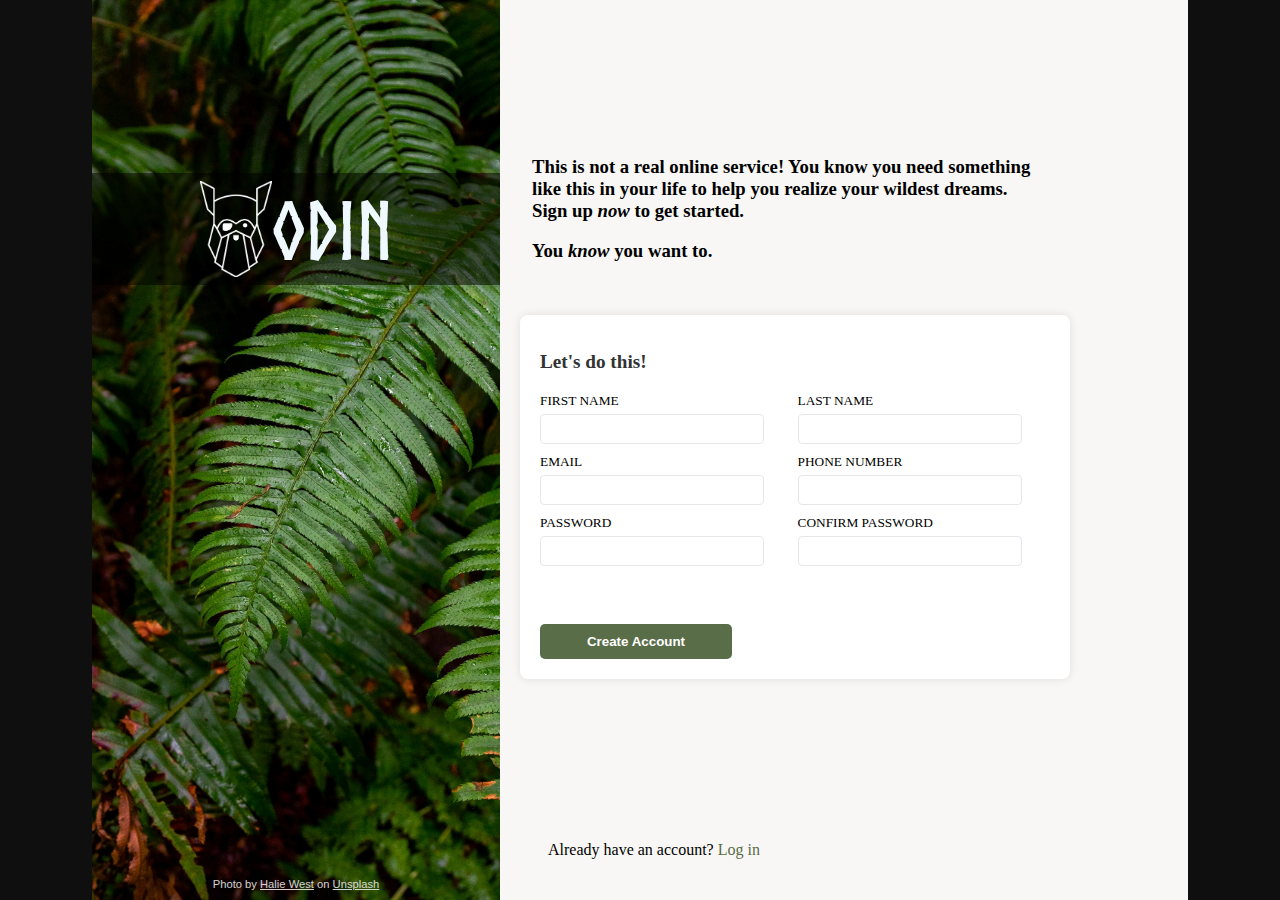
<file: index.html>
<!DOCTYPE html>
<html lang="en">
<head>
    <meta charset="UTF-8">
    <meta name="viewport" content="width=device-width, initial-scale=1.0">
    <link rel="stylesheet" href="style.css">
    <title>Sign-Up Form</title>
</head>
<body>
    <div class="container">
        <div class="firstRec">
            <div class="odcontain">
                <div class="odin"></div>
                <div class="odintext">ODIN</div>
            </div>
            <div class="footer">Photo by <u>Halie West</u> on <u>Unsplash</u></div>
        </div>
        <div class="secondRec">
            <div class="firstext"><h3>This is not a real online service! You know you need something like this in your life to help you realize your wildest dreams. Sign up <em>now</em> to get started.
                <p>You <i>know</i> you want to.</p></h3>
            </div>
            <form class="registration-form">
                <h2>Let's do this!</h2>
                <div class="form-row">
                    <div class="form-group">
                        <label for="first-name">FIRST NAME</label>
                        <input type="text" id="first-name" name="first-name">
                    </div>
                    <div class="form-group">
                        <label for="last-name">LAST NAME</label>
                        <input type="text" id="last-name" name="last-name">
                    </div>
                </div>
                <div class="form-row">
                    <div class="form-group">
                        <label for="email">EMAIL</label>
                        <input type="email" id="email" name="email">
                    </div>
                    <div class="form-group">
                        <label for="phone">PHONE NUMBER</label>
                        <input type="tel" id="phone" name="phone">
                    </div>
                </div>
                <div class="form-row">
                    <div class="form-group">
                        <label for="password">PASSWORD</label>
                        <input type="password" id="password" name="password">
                    </div>
                    <div class="form-group">
                        <label for="confirm-password">CONFIRM PASSWORD</label>
                        <input type="password" id="confirm-password" name="confirm-password">
                    </div>
                </div>
                <button type="submit" class="create-account-btn">Create Account</button>
            </form>
            <div class="lastline">Already have an account? <span style="color: #596D48;">Log in</span></div>
        </div>
    </div>
</body>
</html>
</file>
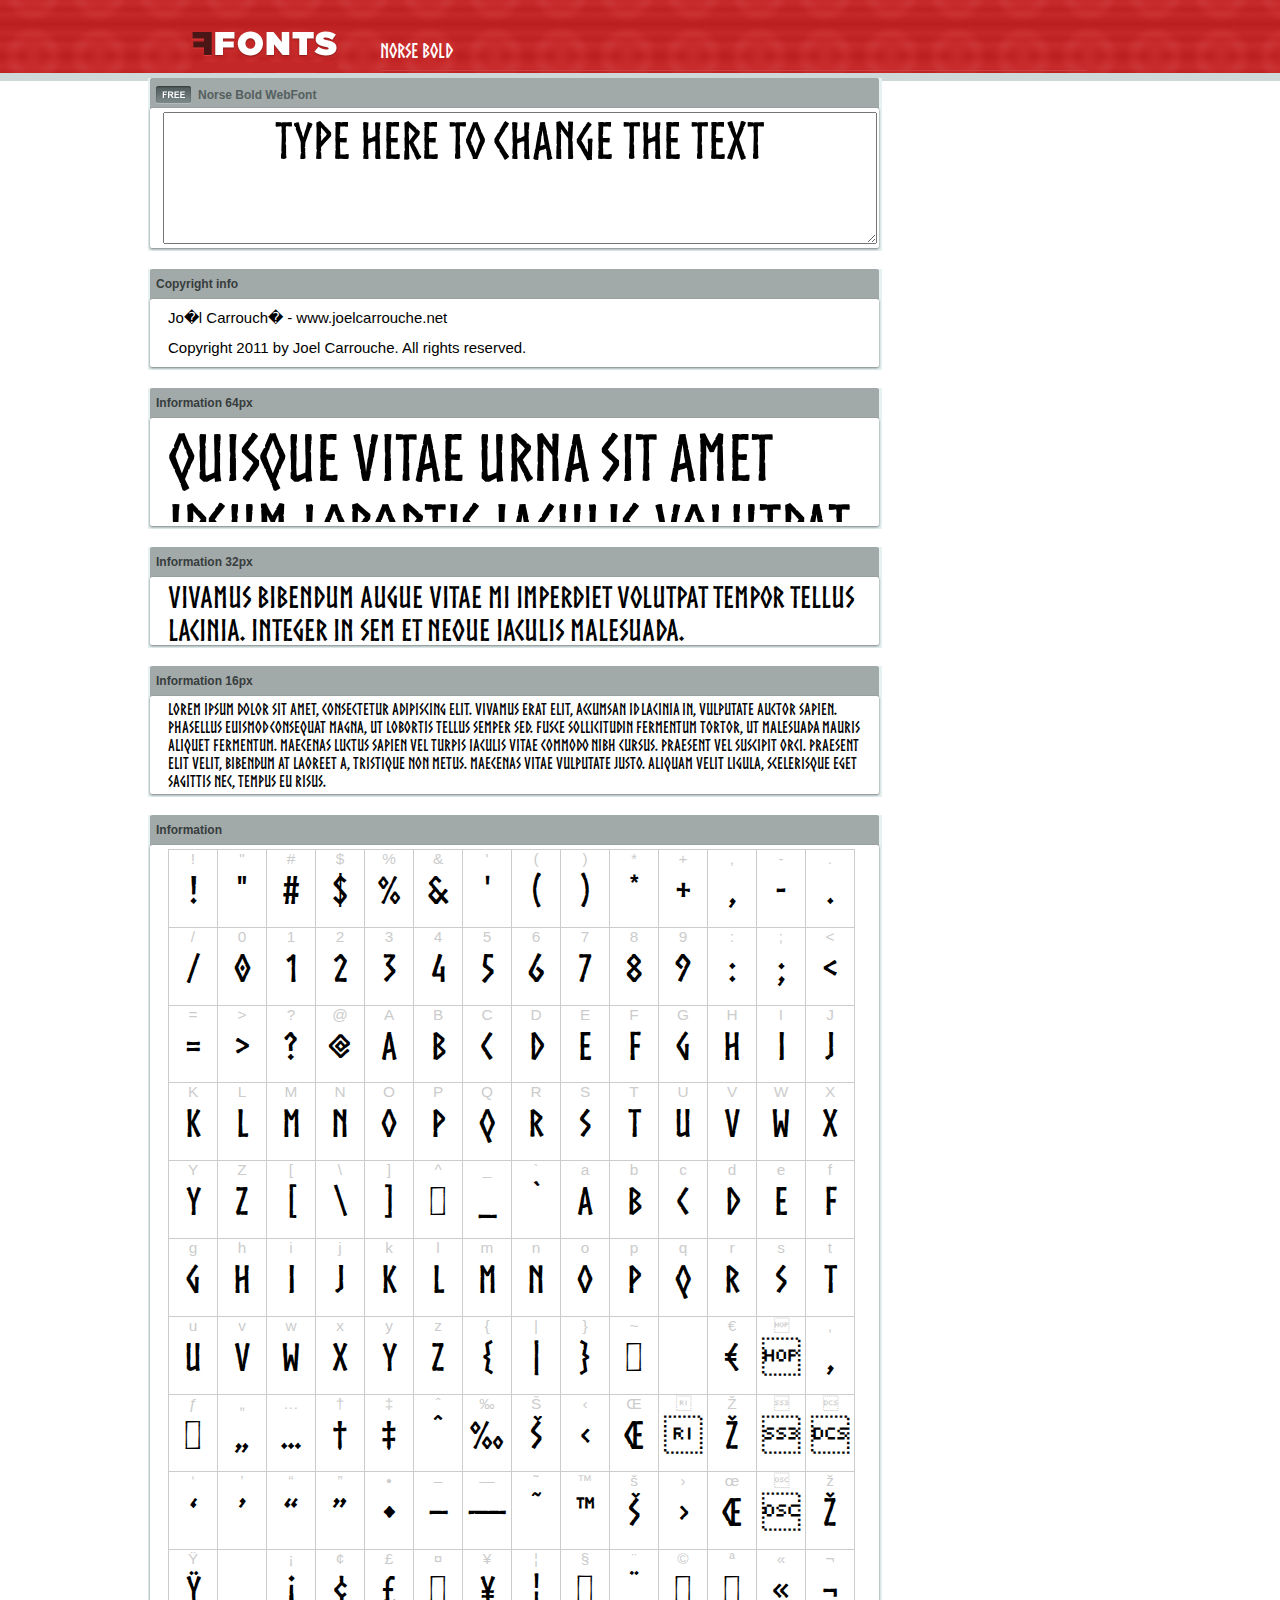
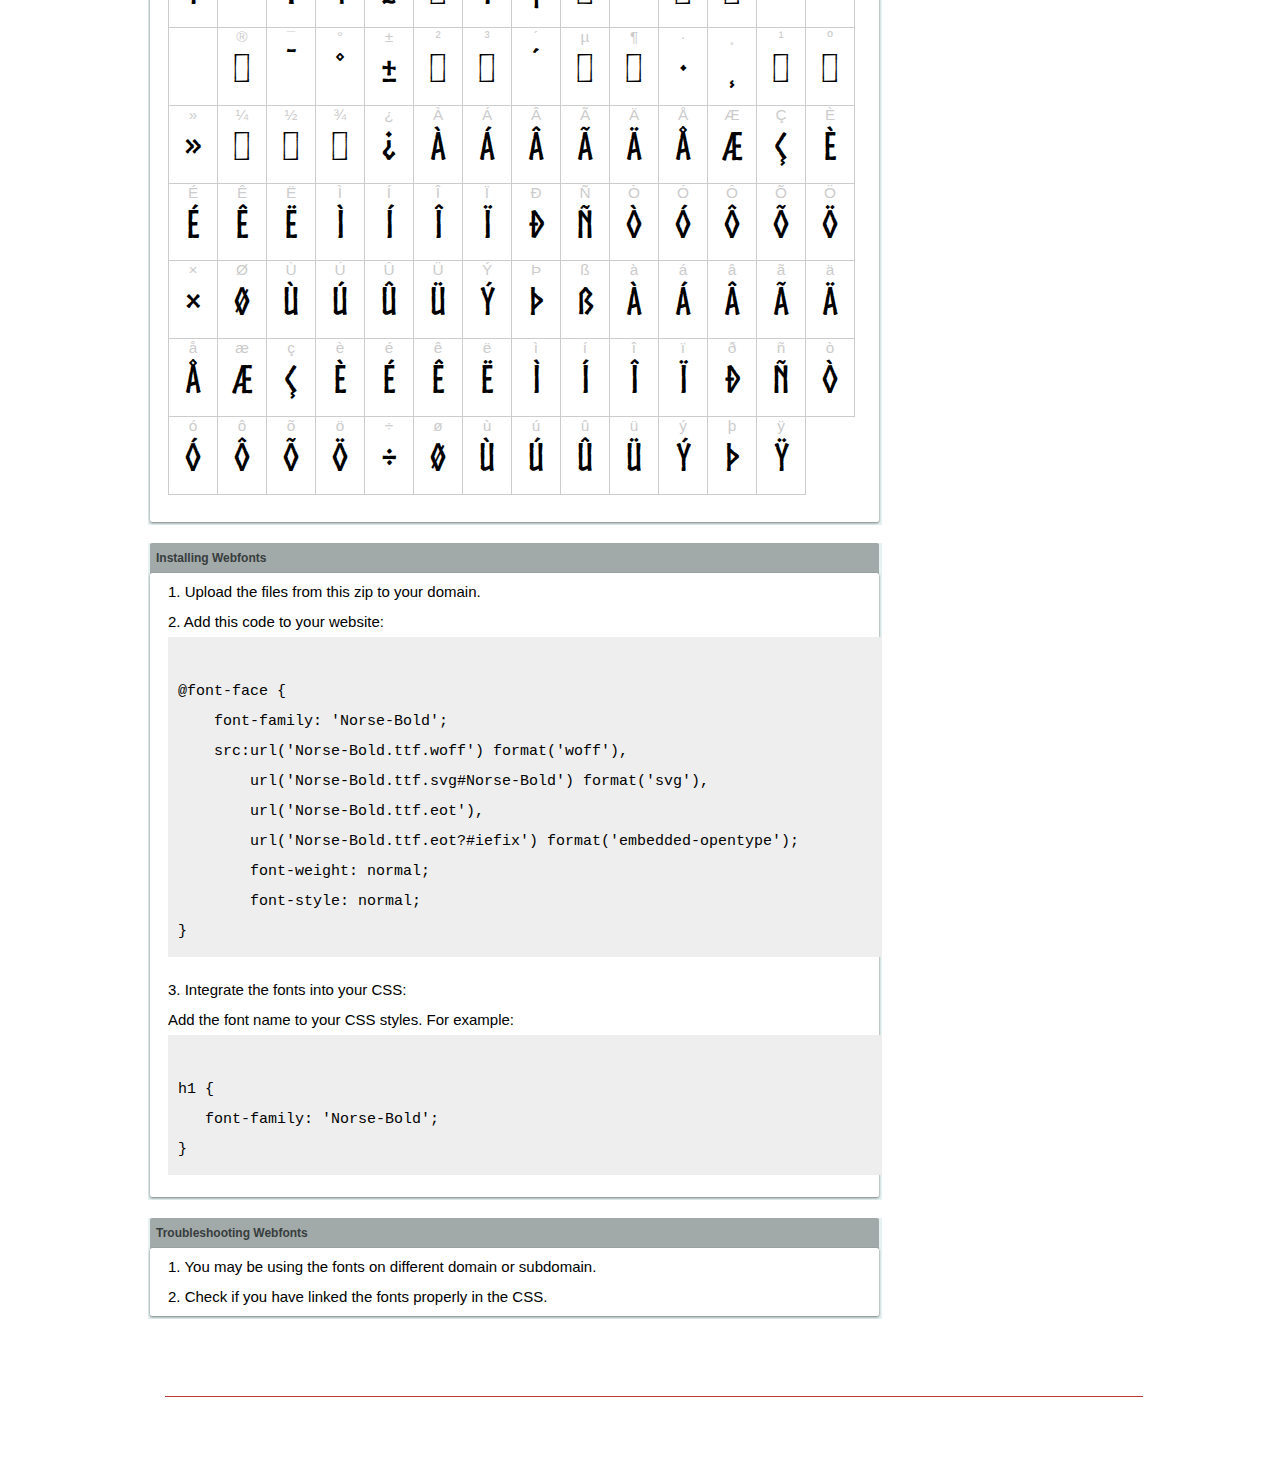
<file: webfonts_Norse-Bold/example.html>
<!DOCTYPE html PUBLIC "-//W3C//DTD XHTML 1.0 Transitional//EN" "http://www.w3.org/TR/xhtml1/DTD/xhtml1-transitional.dtd">
<html xmlns="http://www.w3.org/1999/xhtml">
<head>
<meta http-equiv="Content-Type" content="text/html; charset=UTF-8" />
<title>Norse Bold WebFont</title>
<meta name="description" content="Norse Bold WebFont" />
<meta name="keywords" content="Norse Bold WebFont" />
<style type="text/css">
@font-face {
  font-family: 'Norse-Bold';
    src:  url('Norse-Bold.ttf.woff') format('woff'),
    url('Norse-Bold.ttf.svg#Norse-Bold') format('svg'),
    url('Norse-Bold.ttf.eot'),
    url('Norse-Bold.eot?#iefix') format('embedded-opentype'); 
    font-weight: normal;
    font-style: normal;
}.examplefontl {
  font-family: 'Norse-Bold';  
  color: black;
}
.examplefont {
  padding-bottom: 2em;
  overflow: hidden; 
  text-align: center;
}
.examplefont div {
  float: left;
  border: 1px solid #ccc;
  text-align: center;
  width: 1.25em;
  height: 2em;
  margin-right: -1px;
  margin-bottom: -1px;
  font-size: 3.2em; 
}
.examplefont div .defaultC {
  color: #ccc;
  font-family: arial, sans-serif;
  font-size: .4em;
  display: block;
}
*{margin:0;padding:0;}
body{margin:0px;padding:0px;background:#FFFFFF url(images/bgtile.gif?1) repeat-x;font-family:Arial, Helvetica, sans-serif;}
#header{background:url(images/headertile.gif);height:73px;margin:0px;overflow:hidden;}
#head{width:707px;float:left;height:31px;margin:39px 0 0 0;padding:0px;color:#ffffff;font-size:15px;border-bottom:1px solid #c94040;overflow:hidden;}
#head a{color:#ffffff;text-decoration:none;}
#headspan1{float:left;}
.container{width:994px;margin:0 auto;padding:0px;overflow:hidden;}
#content{width:734px;margin:5px 0px 0px 5px;float:left;padding:0px;font-size:12px;display:inline;color:#868e8e;overflow:hidden;}
.fontbox{background:url(images/fontboxtile.gif);width:734px;margin:0 0 18px 0;padding:0;overflow:hidden;}
.fontboxtop{background:url(images/fontboxtop.gif) no-repeat top left;height:18px;font-size:12px;color:#373d3d;width:718px;padding:8px;margin:0;overflow:hidden;}
.fontboxtop a{color:#373d3d;text-decoration:none;}
.fontboxspan1{background:url(images/free.gif) no-repeat;padding:2px 0 2px 42px;float:left;}
h6{background:url(images/logo.gif) top left no-repeat;width:230px;height:73px;margin:0px 0px 0px 7px;float:left;}
h6 a{display:block;height:73px;}
h6 a span{display:none;}
h1{display:inline;font-size:12px;font-weight:bold;color:#546060;padding:0px;float:left;}
.btn{border:0;margin:0;background:url('images/button.gif');background-repeat:repeat-x;color:#fff;width:127px;height:28px;font-size:17px;}
.inputsubtmi{border:1px solid #e1ebeb;border-bottom:2px solid #c7d1d1;padding:6px;margin:0 0 8px 0;}
.partner{font-size:16px;font-weight:bold;color:#000000;padding:0px;margin:39px 0px 12px 30px;}
.fontboxspan1notfree{padding:2px 0 2px 42px;float:left;}
#footer{height:123px;margin:0px;padding:0px;background:url(http://www.altfonts.com/images/foottile.gif);}
#foot{width:1005px;height:123px;background:url(http://www.altfonts.com/images/foot.gif) top left no-repeat;margin:0 auto;padding:0px;}
#copyright{height:31px;padding:28px 0 0 118px;margin:0 0 0 27px;border-bottom:1px solid #c33636;font-size:14px;color:#4a1616;}
code {
	white-space: pre;
	background-color: #eee;
	display: block;
	padding: 10px;
	margin-bottom: 18px;
	overflow: auto;
}    
</style>
</head>
<body>
<div id="header">
<div class="container">
<h6><a href="http://webfonts.ffonts.net" title="WebFonts"><span>WebFonts</span></a></h6>
<div id="head">
<span id="headspan1">
   <span style="font-family: 'Norse-Bold';font-size: 20px; color: white;">Norse Bold</span> 
</span>
</div>
</div>
</div>
<div class="container">
<div id="content">
<!-- WebFont --> 
<div class="fontbox">
<div class="fontboxtop"><span class="fontboxspan1"><h1>Norse Bold WebFont</h1></span></div>
 <textarea id="txtAreaTryFont" cols="" rows="2" style="font-family: 'Norse-Bold';width:97%; font-size: 50px; height: 130px;text-align: center;margin-left: 15px;" 
           onclick="if (this.value=='Type here to change the text') this.value=''">Type here to change the text</textarea>
<img src="images/fontboxbottom.gif" width="734" height="7" alt="" />
</div>
<div class="fontbox">
<div class="fontboxtop"><b>Copyright info</b></div>
<div style="text-align: left;margin-left:20px;color: black;font-size:15px;line-height:200%">
Jo�l Carrouch� - www.joelcarrouche.net<br />
 Copyright 2011 by Joel Carrouche. All rights reserved.
</div>
<img src="images/fontboxbottom.gif" width="734" height="7" alt="" />
</div>
<div class="fontbox">
<div class="fontboxtop"><b>Information 64px</b></div>
<div style="font-family: 'Norse-Bold';margin-left:20px;font-size:64px;color:black;float: left;display: inline; overflow: hidden;height:100px;">
 Quisque vitae urna sit amet ipsum lobortis iaculis volutpat sit amet nibh. 
</div>
<img src="images/fontboxbottom.gif" width="734" height="7" alt="" />
</div>
<div class="fontbox">
<div class="fontboxtop"><b>Information 32px</b></div>
<div style="font-family: 'Norse-Bold';margin-left:20px;font-size:30px;color:black;float: left;display: inline; overflow: hidden;height:60px;">
 Vivamus bibendum augue vitae mi imperdiet volutpat tempor tellus lacinia. Integer in sem et neque iaculis malesuada. 
</div>
<img src="images/fontboxbottom.gif" width="734" height="7" alt="" />
</div>
<div class="fontbox">
<div class="fontboxtop"><b>Information 16px</b></div>
<div style="font-family: 'Norse-Bold';margin-left:20px;font-size:16px;color:black;float: left;display: inline; overflow: hidden;">
 Lorem ipsum dolor sit amet, consectetur adipiscing elit. Vivamus erat elit, accumsan id lacinia in, vulputate auctor sapien. Phasellus euismod consequat magna, ut lobortis tellus semper sed. Fusce sollicitudin fermentum tortor, ut malesuada mauris aliquet fermentum. Maecenas luctus sapien vel turpis iaculis vitae commodo nibh cursus. Praesent vel suscipit orci. Praesent elit velit, bibendum at laoreet a, tristique non metus. Maecenas vitae vulputate justo. Aliquam velit ligula, scelerisque eget sagittis nec, tempus eu risus. 
</div>
<img src="images/fontboxbottom.gif" width="734" height="7" alt="" />
</div>
<div class="fontbox">
<div class="fontboxtop"><b>Information</b></div>
<div class="examplefont examplefontl" style="text-align: center;margin-left:20px;">
 <div><span class="defaultC">&#33;</span><span>&#33;</span></div><div><span class="defaultC">&#34;</span><span>&#34;</span></div><div><span class="defaultC">&#35;</span><span>&#35;</span></div><div><span class="defaultC">&#36;</span><span>&#36;</span></div><div><span class="defaultC">&#37;</span><span>&#37;</span></div><div><span class="defaultC">&#38;</span><span>&#38;</span></div><div><span class="defaultC">&#39;</span><span>&#39;</span></div><div><span class="defaultC">&#40;</span><span>&#40;</span></div><div><span class="defaultC">&#41;</span><span>&#41;</span></div><div><span class="defaultC">&#42;</span><span>&#42;</span></div><div><span class="defaultC">&#43;</span><span>&#43;</span></div><div><span class="defaultC">&#44;</span><span>&#44;</span></div><div><span class="defaultC">&#45;</span><span>&#45;</span></div><div><span class="defaultC">&#46;</span><span>&#46;</span></div><div><span class="defaultC">&#47;</span><span>&#47;</span></div><div><span class="defaultC">&#48;</span><span>&#48;</span></div><div><span class="defaultC">&#49;</span><span>&#49;</span></div><div><span class="defaultC">&#50;</span><span>&#50;</span></div><div><span class="defaultC">&#51;</span><span>&#51;</span></div><div><span class="defaultC">&#52;</span><span>&#52;</span></div><div><span class="defaultC">&#53;</span><span>&#53;</span></div><div><span class="defaultC">&#54;</span><span>&#54;</span></div><div><span class="defaultC">&#55;</span><span>&#55;</span></div><div><span class="defaultC">&#56;</span><span>&#56;</span></div><div><span class="defaultC">&#57;</span><span>&#57;</span></div><div><span class="defaultC">&#58;</span><span>&#58;</span></div><div><span class="defaultC">&#59;</span><span>&#59;</span></div><div><span class="defaultC">&#60;</span><span>&#60;</span></div><div><span class="defaultC">&#61;</span><span>&#61;</span></div><div><span class="defaultC">&#62;</span><span>&#62;</span></div><div><span class="defaultC">&#63;</span><span>&#63;</span></div><div><span class="defaultC">&#64;</span><span>&#64;</span></div><div><span class="defaultC">&#65;</span><span>&#65;</span></div><div><span class="defaultC">&#66;</span><span>&#66;</span></div><div><span class="defaultC">&#67;</span><span>&#67;</span></div><div><span class="defaultC">&#68;</span><span>&#68;</span></div><div><span class="defaultC">&#69;</span><span>&#69;</span></div><div><span class="defaultC">&#70;</span><span>&#70;</span></div><div><span class="defaultC">&#71;</span><span>&#71;</span></div><div><span class="defaultC">&#72;</span><span>&#72;</span></div><div><span class="defaultC">&#73;</span><span>&#73;</span></div><div><span class="defaultC">&#74;</span><span>&#74;</span></div><div><span class="defaultC">&#75;</span><span>&#75;</span></div><div><span class="defaultC">&#76;</span><span>&#76;</span></div><div><span class="defaultC">&#77;</span><span>&#77;</span></div><div><span class="defaultC">&#78;</span><span>&#78;</span></div><div><span class="defaultC">&#79;</span><span>&#79;</span></div><div><span class="defaultC">&#80;</span><span>&#80;</span></div><div><span class="defaultC">&#81;</span><span>&#81;</span></div><div><span class="defaultC">&#82;</span><span>&#82;</span></div><div><span class="defaultC">&#83;</span><span>&#83;</span></div><div><span class="defaultC">&#84;</span><span>&#84;</span></div><div><span class="defaultC">&#85;</span><span>&#85;</span></div><div><span class="defaultC">&#86;</span><span>&#86;</span></div><div><span class="defaultC">&#87;</span><span>&#87;</span></div><div><span class="defaultC">&#88;</span><span>&#88;</span></div><div><span class="defaultC">&#89;</span><span>&#89;</span></div><div><span class="defaultC">&#90;</span><span>&#90;</span></div><div><span class="defaultC">&#91;</span><span>&#91;</span></div><div><span class="defaultC">&#92;</span><span>&#92;</span></div><div><span class="defaultC">&#93;</span><span>&#93;</span></div><div><span class="defaultC">&#94;</span><span>&#94;</span></div><div><span class="defaultC">&#95;</span><span>&#95;</span></div><div><span class="defaultC">&#96;</span><span>&#96;</span></div><div><span class="defaultC">&#97;</span><span>&#97;</span></div><div><span class="defaultC">&#98;</span><span>&#98;</span></div><div><span class="defaultC">&#99;</span><span>&#99;</span></div><div><span class="defaultC">&#100;</span><span>&#100;</span></div><div><span class="defaultC">&#101;</span><span>&#101;</span></div><div><span class="defaultC">&#102;</span><span>&#102;</span></div><div><span class="defaultC">&#103;</span><span>&#103;</span></div><div><span class="defaultC">&#104;</span><span>&#104;</span></div><div><span class="defaultC">&#105;</span><span>&#105;</span></div><div><span class="defaultC">&#106;</span><span>&#106;</span></div><div><span class="defaultC">&#107;</span><span>&#107;</span></div><div><span class="defaultC">&#108;</span><span>&#108;</span></div><div><span class="defaultC">&#109;</span><span>&#109;</span></div><div><span class="defaultC">&#110;</span><span>&#110;</span></div><div><span class="defaultC">&#111;</span><span>&#111;</span></div><div><span class="defaultC">&#112;</span><span>&#112;</span></div><div><span class="defaultC">&#113;</span><span>&#113;</span></div><div><span class="defaultC">&#114;</span><span>&#114;</span></div><div><span class="defaultC">&#115;</span><span>&#115;</span></div><div><span class="defaultC">&#116;</span><span>&#116;</span></div><div><span class="defaultC">&#117;</span><span>&#117;</span></div><div><span class="defaultC">&#118;</span><span>&#118;</span></div><div><span class="defaultC">&#119;</span><span>&#119;</span></div><div><span class="defaultC">&#120;</span><span>&#120;</span></div><div><span class="defaultC">&#121;</span><span>&#121;</span></div><div><span class="defaultC">&#122;</span><span>&#122;</span></div><div><span class="defaultC">&#123;</span><span>&#123;</span></div><div><span class="defaultC">&#124;</span><span>&#124;</span></div><div><span class="defaultC">&#125;</span><span>&#125;</span></div><div><span class="defaultC">&#126;</span><span>&#126;</span></div><div><span class="defaultC">&#127;</span><span>&#127;</span></div><div><span class="defaultC">&#128;</span><span>&#128;</span></div><div><span class="defaultC">&#129;</span><span>&#129;</span></div><div><span class="defaultC">&#130;</span><span>&#130;</span></div><div><span class="defaultC">&#131;</span><span>&#131;</span></div><div><span class="defaultC">&#132;</span><span>&#132;</span></div><div><span class="defaultC">&#133;</span><span>&#133;</span></div><div><span class="defaultC">&#134;</span><span>&#134;</span></div><div><span class="defaultC">&#135;</span><span>&#135;</span></div><div><span class="defaultC">&#136;</span><span>&#136;</span></div><div><span class="defaultC">&#137;</span><span>&#137;</span></div><div><span class="defaultC">&#138;</span><span>&#138;</span></div><div><span class="defaultC">&#139;</span><span>&#139;</span></div><div><span class="defaultC">&#140;</span><span>&#140;</span></div><div><span class="defaultC">&#141;</span><span>&#141;</span></div><div><span class="defaultC">&#142;</span><span>&#142;</span></div><div><span class="defaultC">&#143;</span><span>&#143;</span></div><div><span class="defaultC">&#144;</span><span>&#144;</span></div><div><span class="defaultC">&#145;</span><span>&#145;</span></div><div><span class="defaultC">&#146;</span><span>&#146;</span></div><div><span class="defaultC">&#147;</span><span>&#147;</span></div><div><span class="defaultC">&#148;</span><span>&#148;</span></div><div><span class="defaultC">&#149;</span><span>&#149;</span></div><div><span class="defaultC">&#150;</span><span>&#150;</span></div><div><span class="defaultC">&#151;</span><span>&#151;</span></div><div><span class="defaultC">&#152;</span><span>&#152;</span></div><div><span class="defaultC">&#153;</span><span>&#153;</span></div><div><span class="defaultC">&#154;</span><span>&#154;</span></div><div><span class="defaultC">&#155;</span><span>&#155;</span></div><div><span class="defaultC">&#156;</span><span>&#156;</span></div><div><span class="defaultC">&#157;</span><span>&#157;</span></div><div><span class="defaultC">&#158;</span><span>&#158;</span></div><div><span class="defaultC">&#159;</span><span>&#159;</span></div><div><span class="defaultC">&#160;</span><span>&#160;</span></div><div><span class="defaultC">&#161;</span><span>&#161;</span></div><div><span class="defaultC">&#162;</span><span>&#162;</span></div><div><span class="defaultC">&#163;</span><span>&#163;</span></div><div><span class="defaultC">&#164;</span><span>&#164;</span></div><div><span class="defaultC">&#165;</span><span>&#165;</span></div><div><span class="defaultC">&#166;</span><span>&#166;</span></div><div><span class="defaultC">&#167;</span><span>&#167;</span></div><div><span class="defaultC">&#168;</span><span>&#168;</span></div><div><span class="defaultC">&#169;</span><span>&#169;</span></div><div><span class="defaultC">&#170;</span><span>&#170;</span></div><div><span class="defaultC">&#171;</span><span>&#171;</span></div><div><span class="defaultC">&#172;</span><span>&#172;</span></div><div><span class="defaultC">&#173;</span><span>&#173;</span></div><div><span class="defaultC">&#174;</span><span>&#174;</span></div><div><span class="defaultC">&#175;</span><span>&#175;</span></div><div><span class="defaultC">&#176;</span><span>&#176;</span></div><div><span class="defaultC">&#177;</span><span>&#177;</span></div><div><span class="defaultC">&#178;</span><span>&#178;</span></div><div><span class="defaultC">&#179;</span><span>&#179;</span></div><div><span class="defaultC">&#180;</span><span>&#180;</span></div><div><span class="defaultC">&#181;</span><span>&#181;</span></div><div><span class="defaultC">&#182;</span><span>&#182;</span></div><div><span class="defaultC">&#183;</span><span>&#183;</span></div><div><span class="defaultC">&#184;</span><span>&#184;</span></div><div><span class="defaultC">&#185;</span><span>&#185;</span></div><div><span class="defaultC">&#186;</span><span>&#186;</span></div><div><span class="defaultC">&#187;</span><span>&#187;</span></div><div><span class="defaultC">&#188;</span><span>&#188;</span></div><div><span class="defaultC">&#189;</span><span>&#189;</span></div><div><span class="defaultC">&#190;</span><span>&#190;</span></div><div><span class="defaultC">&#191;</span><span>&#191;</span></div><div><span class="defaultC">&#192;</span><span>&#192;</span></div><div><span class="defaultC">&#193;</span><span>&#193;</span></div><div><span class="defaultC">&#194;</span><span>&#194;</span></div><div><span class="defaultC">&#195;</span><span>&#195;</span></div><div><span class="defaultC">&#196;</span><span>&#196;</span></div><div><span class="defaultC">&#197;</span><span>&#197;</span></div><div><span class="defaultC">&#198;</span><span>&#198;</span></div><div><span class="defaultC">&#199;</span><span>&#199;</span></div><div><span class="defaultC">&#200;</span><span>&#200;</span></div><div><span class="defaultC">&#201;</span><span>&#201;</span></div><div><span class="defaultC">&#202;</span><span>&#202;</span></div><div><span class="defaultC">&#203;</span><span>&#203;</span></div><div><span class="defaultC">&#204;</span><span>&#204;</span></div><div><span class="defaultC">&#205;</span><span>&#205;</span></div><div><span class="defaultC">&#206;</span><span>&#206;</span></div><div><span class="defaultC">&#207;</span><span>&#207;</span></div><div><span class="defaultC">&#208;</span><span>&#208;</span></div><div><span class="defaultC">&#209;</span><span>&#209;</span></div><div><span class="defaultC">&#210;</span><span>&#210;</span></div><div><span class="defaultC">&#211;</span><span>&#211;</span></div><div><span class="defaultC">&#212;</span><span>&#212;</span></div><div><span class="defaultC">&#213;</span><span>&#213;</span></div><div><span class="defaultC">&#214;</span><span>&#214;</span></div><div><span class="defaultC">&#215;</span><span>&#215;</span></div><div><span class="defaultC">&#216;</span><span>&#216;</span></div><div><span class="defaultC">&#217;</span><span>&#217;</span></div><div><span class="defaultC">&#218;</span><span>&#218;</span></div><div><span class="defaultC">&#219;</span><span>&#219;</span></div><div><span class="defaultC">&#220;</span><span>&#220;</span></div><div><span class="defaultC">&#221;</span><span>&#221;</span></div><div><span class="defaultC">&#222;</span><span>&#222;</span></div><div><span class="defaultC">&#223;</span><span>&#223;</span></div><div><span class="defaultC">&#224;</span><span>&#224;</span></div><div><span class="defaultC">&#225;</span><span>&#225;</span></div><div><span class="defaultC">&#226;</span><span>&#226;</span></div><div><span class="defaultC">&#227;</span><span>&#227;</span></div><div><span class="defaultC">&#228;</span><span>&#228;</span></div><div><span class="defaultC">&#229;</span><span>&#229;</span></div><div><span class="defaultC">&#230;</span><span>&#230;</span></div><div><span class="defaultC">&#231;</span><span>&#231;</span></div><div><span class="defaultC">&#232;</span><span>&#232;</span></div><div><span class="defaultC">&#233;</span><span>&#233;</span></div><div><span class="defaultC">&#234;</span><span>&#234;</span></div><div><span class="defaultC">&#235;</span><span>&#235;</span></div><div><span class="defaultC">&#236;</span><span>&#236;</span></div><div><span class="defaultC">&#237;</span><span>&#237;</span></div><div><span class="defaultC">&#238;</span><span>&#238;</span></div><div><span class="defaultC">&#239;</span><span>&#239;</span></div><div><span class="defaultC">&#240;</span><span>&#240;</span></div><div><span class="defaultC">&#241;</span><span>&#241;</span></div><div><span class="defaultC">&#242;</span><span>&#242;</span></div><div><span class="defaultC">&#243;</span><span>&#243;</span></div><div><span class="defaultC">&#244;</span><span>&#244;</span></div><div><span class="defaultC">&#245;</span><span>&#245;</span></div><div><span class="defaultC">&#246;</span><span>&#246;</span></div><div><span class="defaultC">&#247;</span><span>&#247;</span></div><div><span class="defaultC">&#248;</span><span>&#248;</span></div><div><span class="defaultC">&#249;</span><span>&#249;</span></div><div><span class="defaultC">&#250;</span><span>&#250;</span></div><div><span class="defaultC">&#251;</span><span>&#251;</span></div><div><span class="defaultC">&#252;</span><span>&#252;</span></div><div><span class="defaultC">&#253;</span><span>&#253;</span></div><div><span class="defaultC">&#254;</span><span>&#254;</span></div><div><span class="defaultC">&#255;</span><span>&#255;</span></div> 
</div>
<img src="images/fontboxbottom.gif" width="734" height="7" alt="" />
</div>
<div class="fontbox">
<div class="fontboxtop"><b>Installing Webfonts</b></div>
<div style="text-align: left;margin-left:20px;color: black;font-size:15px;line-height:200%">
1. Upload the files from this zip to your domain.<br />
2. Add this code to your website:<br />
<code>
@font-face {
    font-family: 'Norse-Bold';
    src:url('Norse-Bold.ttf.woff') format('woff'),
        url('Norse-Bold.ttf.svg#Norse-Bold') format('svg'),
        url('Norse-Bold.ttf.eot'),
        url('Norse-Bold.ttf.eot?#iefix') format('embedded-opentype'); 
        font-weight: normal;
        font-style: normal;
}
</code>
3. Integrate the fonts into your CSS:<br />
Add the font name to your CSS styles. For example:
<code>
h1 { 
   font-family: 'Norse-Bold';
}  
</code>
</div>
<img src="images/fontboxbottom.gif" width="734" height="7" alt="" />
</div>
<div class="fontbox">
<div class="fontboxtop"><b>Troubleshooting Webfonts</b></div>
<div style="text-align: left;margin-left:20px;color: black;font-size:15px;line-height:200%">
1. You may be using the fonts on different domain or subdomain.<Br />
2. Check if you have linked the fonts properly in the CSS.<Br />
</div>
<img src="images/fontboxbottom.gif" width="734" height="7" alt="" />
</div>
</div>
</div>
<div id="footer">
<div id="foot">
<div id="copyright" style="font-size:11px;color:white;">&copy; - <a href="http://www.ffonts.net" title="Free Fonts" style="color:white;">Free Fonts by www.FFonts.net</a> - </div>
</div>
</div>

</body>
</html>
</file>
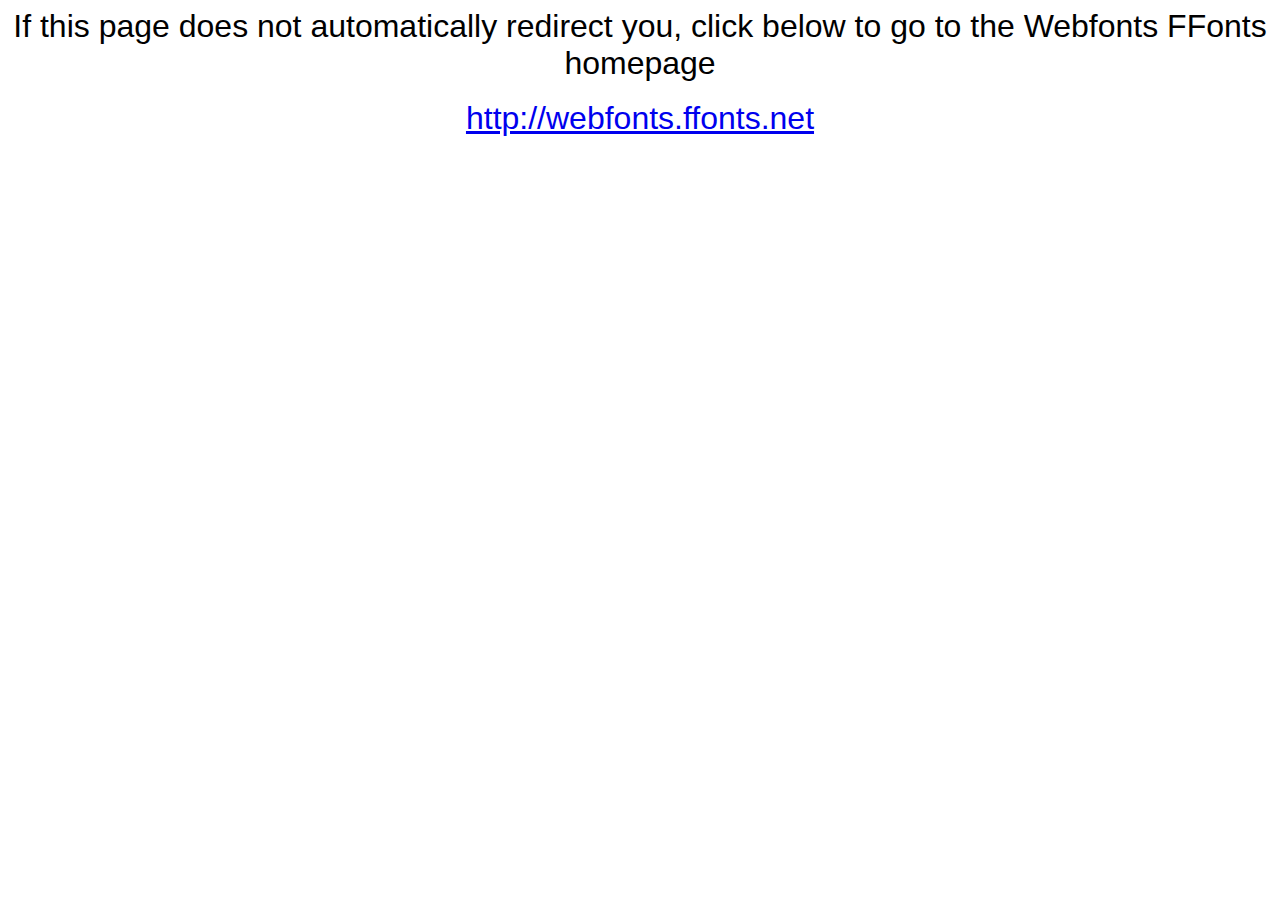
<file: webfonts_Norse-Bold/webfonts.ffonts.net.htm>
<HTML>
<HEAD>
<TITLE>Webfonts www.FFonts.net - Redirect</TITLE>
<meta http-equiv="refresh" content="1;url=http://webfonts.ffonts.net">
<script language="javascript">
<!-- 
//location.replace("http://webfonts.ffonts.net");
-->
</script>
</HEAD>

<BODY>
<CENTER>

<FONT FACE="Arial, Sans Serif, Verdana" SIZE=6>If this page does not automatically redirect you, click below to go to the Webfonts FFonts homepage</FONT>
<BR><BR>
<FONT FACE="Arial, Sans Serif, Verdana" SIZE=6><A HREF="http://webfonts.ffonts.net" TARGET="_top">http://webfonts.ffonts.net</A></FONT>

</CENTER>
</BODY>
</HTML>
</file>
<file: style.css>
@font-face {
    font-family: 'Norse Bold';
    src: url('./webfonts_Norse-Bold/Norse-Bold.ttf.woff') format('opentype');
    font-weight: bold; /* Specify the font weight */
    font-style: normal;
}

body {
    display: flex;
    justify-content: center;
    align-items: center;
    height: 100vh;
    margin: 0;
    background-color: rgb(15, 15, 15);
    /*font-family: 'Norse Bold', sans-serif;  Add a fallback font */
}

.container {
    width: 68.5rem;
    height: 100vh;
    display: flex;
    align-items: center;
}

.firstRec {
    width: 25.5rem;
    height: 100vh;
    background-image: url("halie-west.jpg");
    background-size: cover;
    display: flex;
    flex-direction: column;
    align-items: center;
    justify-content: space-between;
}

.odcontain {
    width: 25.5rem;
    height: 7rem;
    background-color: rgba(0, 0, 0, 0.5);
    margin-top: 10.8rem;
    display: flex;
    justify-content: center;
    align-items: center;
}

.odin {
    width: 4.5rem;
    height: 6rem;
    background-image: url("odin-lined.png");
    background-size: cover;
   
}

.odintext {
    font-size: 5rem;
    color: aliceblue;
    font-family: 'Norse Bold', sans-serif;
    margin-top: 0.2rem;
}

.footer {
    color: rgb(231, 231, 231);
    opacity: 0.9;
    font-size: 0.7rem;
    font-family: Arial, Helvetica, sans-serif;
    margin-bottom: 10px;
}

.secondRec {
    width: 43rem;
    height: 100vh;
    background-color: rgb(248, 247, 245);
    display: flex;
    flex-direction: column;
    justify-content: space-around;
    padding-left: 2rem;
}

.firstext{
    flex-wrap: wrap;
    width: 511px;
    font-family:'Times New Roman', Times, serif;
    font-weight: light;
    margin-top: 6rem;
}

/*Registration form*/

.registration-form {
    background: white;
    padding: 20px;
    border-radius: 8px;
    box-shadow: 0 0 10px rgba(0, 0, 0, 0.1);
    width: 510px;
    max-width: 510px;
    margin-top: -3rem;
    margin-bottom: 14rem;
    margin-left: -12px;
}

.registration-form h2 {
   
    margin-bottom: 20px;
    color: #333;
    font-size:larger;
}

.form-row {
    display: flex;
    gap: 5px;
    margin-bottom: 10px;
}

.form-group {
    flex: 1;
}

.form-group label {
    display: block;
    margin-bottom: 5px;
    font-weight:lighter;
    font-size: smaller;
}

.form-group input {
    width: 14rem;
    padding: 10px;
    border: 1px solid #E5E7EB;
    border-radius: 4px;
    box-sizing: border-box;
    height: 30px;
}

.form-group input:focus-within {
    border-color: rgb(44, 134, 219);
    box-shadow: 0 0 5px  rgb(44, 134, 219);
}

.form-group input:invalid {
    border-color: red;
}

.create-account-btn {
    width: 12rem;
    padding: 10px;
    background-color: #596D48;
    color: white;
    border: none;
    border-radius: 5px;
    font-size: 16px;
    cursor: pointer;
    font-weight:bolder;
    font-size: smaller;
    margin-top: 3rem;
}

.create-account-btn:hover {
    background-color: darkgreen;
}
.lastline{
    margin-top: -9rem;
    font-size: medium;
    margin-left: 1rem;
}
</file>
